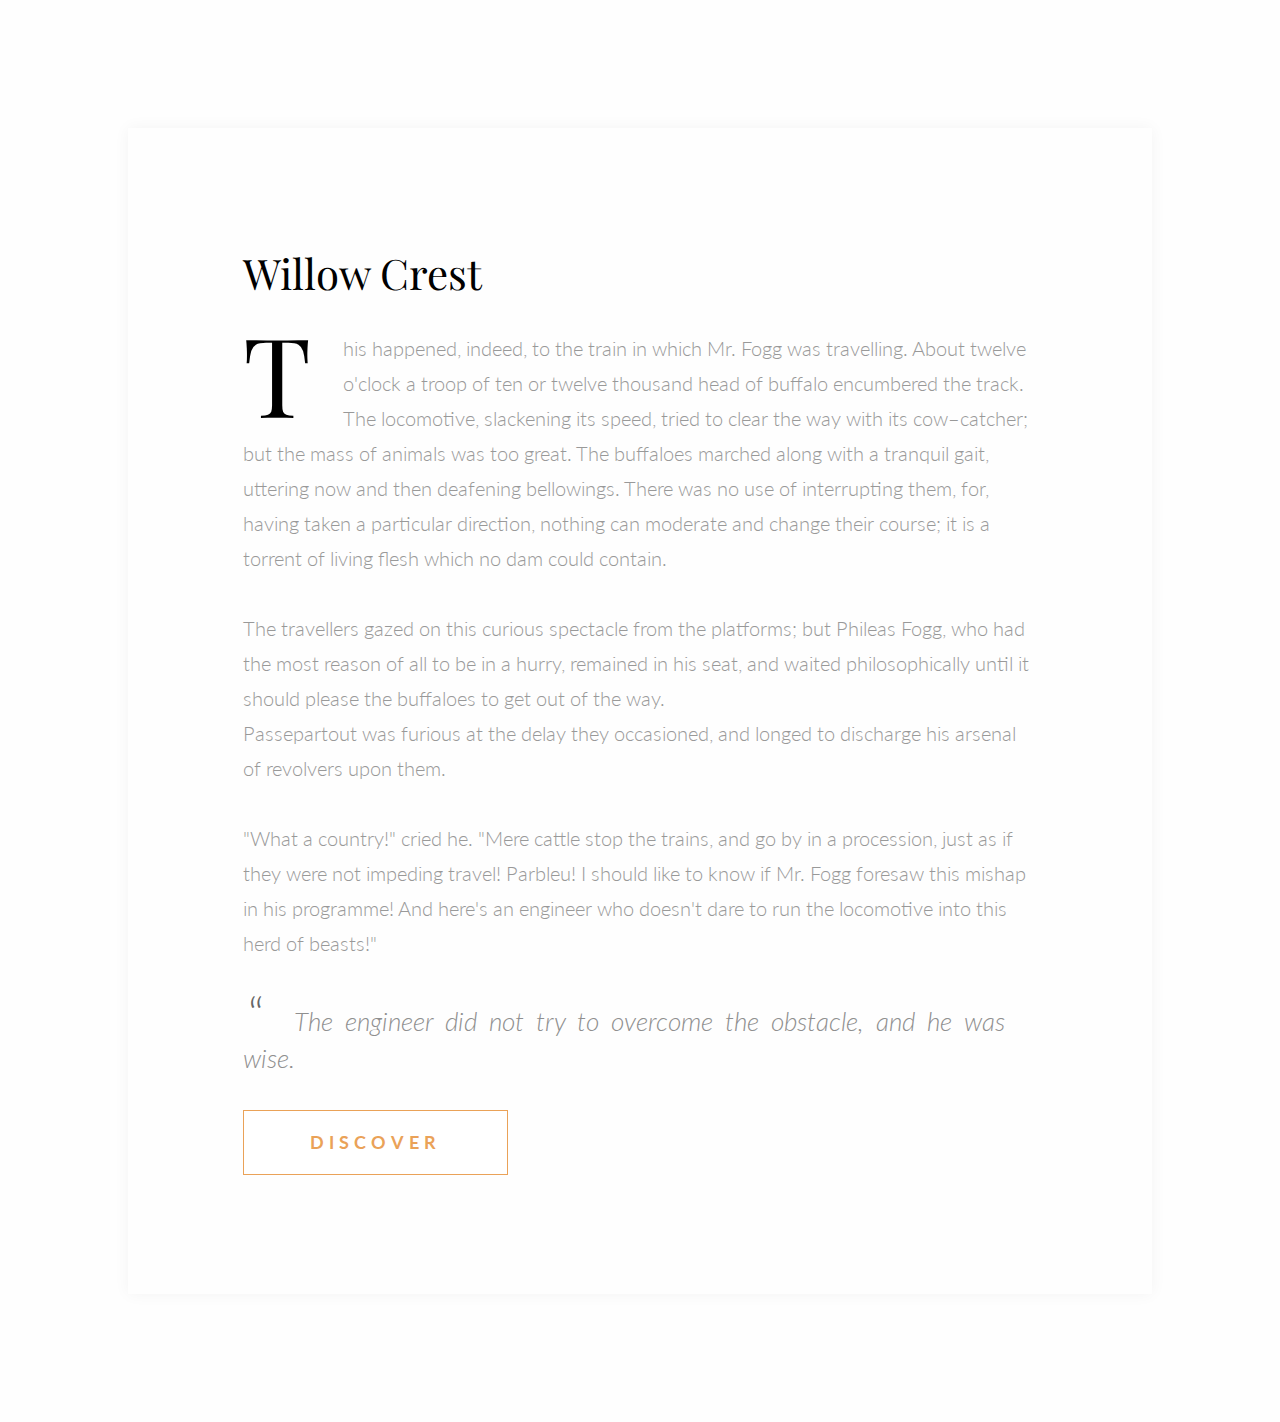
<file: text1/index.html>
<!DOCTYPE html>
<html lang="en">
<head>
  <meta charset="UTF-8">
  <meta name="viewport" content="width=device-width, initial-scale=1.0">
  <meta http-equiv="X-UA-Compatible" content="ie=edge">
  <link href="https://fonts.googleapis.com/css?family=Lato:300,700|Playfair+Display&display=swap" rel="stylesheet">
  <link rel="stylesheet" href="./css/reset.css">
  <link rel="stylesheet" href="./css/style.css">
  <title>Document</title>
</head>
<body>
  <div class="mainer">
    <div class="title">
      Willow Crest
    </div>
    <main> 
      This happened, indeed, to the train in which Mr. Fogg was travelling. About twelve o'clock a troop of ten or twelve thousand head of buffalo encumbered the track. The locomotive, slackening its speed, tried to clear the way with its cow–catcher; but the mass of animals was too great. The buffaloes marched along with a tranquil gait, uttering now and then deafening
      bellowings. There was no use of interrupting them, for, having taken a particular direction, nothing can moderate and change their course; it is a torrent of living flesh which no dam could contain.
   <br>
   <br>
     The travellers gazed on this curious spectacle from the platforms; but Phileas Fogg, who had the most reason of all to be in a hurry, remained in his seat,  and waited philosophically until it should please the buffaloes to get out of the way.
   <br>  Passepartout was furious at the delay they occasioned, and longed to discharge his arsenal of revolvers upon them.
     <br>
     <br>
     "What a country!" cried he. "Mere cattle stop the trains, and go by in a procession, just as if they were not impeding travel! Parbleu! I should like to know if Mr. Fogg foresaw this mishap in his programme! And here's an engineer who doesn't dare to run the locomotive into this herd of beasts!"
     <br>
     <br>
     <span style="font-size: 47px; color: #666666;">“</span>  
      <span class="comment">The engineer did not try to overcome the obstacle, and he was wise.</span>
     
    </main>
    <button>Discover</button>
  </div>
</body>
</html>
</file>
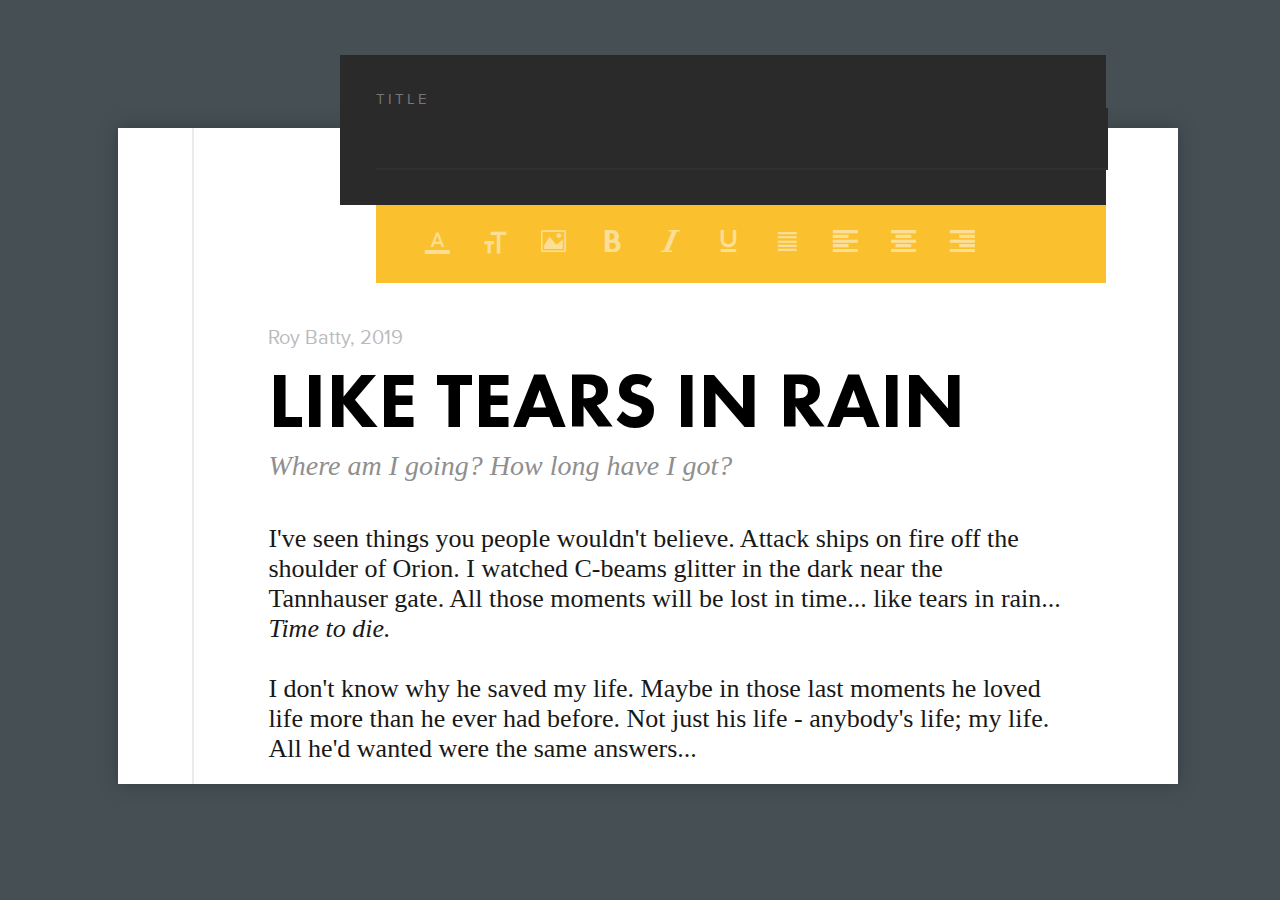
<file: text2/index.html>
<!DOCTYPE html>
<html lang="en">

<head>
  <meta charset="UTF-8">
  <meta name="viewport" content="width=device-width, initial-scale=1.0">
  <meta http-equiv="X-UA-Compatible" content="ie=edge">
  <link href="https://fonts.googleapis.com/css?family=Playfair+Display&display=swap" rel="stylesheet">
  <link rel="stylesheet" href="./css/reset.css">
  <link rel="stylesheet" href="./css/style.css">
  <title>Document</title>
</head>

<body>

  <div class="mainer">
    <div class="border">
      <div class="work-with-text">
        <div class="search-title">
          <p>TITLE</p>
          <input type="text" class="search">
        </div>
        <div class="text-editor">
          <ul>
            <li><label> <input type="checkbox"> <span class="icon-format_color_text"></span> </label></li>
            <li><label><input type="checkbox"> <span class="icon-font-size"></span></label> </li>
            <li><label><input type="checkbox"> <span class="icon-image"></span></label> </li>
            <li><label><input type="checkbox"> <span class="icon-bold"></span></label> </li>
            <li><label><input type="checkbox"> <span class="icon-ictali"></span></label></li>
            <li><label><input type="checkbox"> <span class="icon-underline"></span></label></li>
            <li><label><input type="checkbox"> <span class="icon-format_align_justify"></span></label></li>
            <li><label><input type="checkbox"> <span class="icon-paragraph-left"></span></label></li>
            <li><label><input type="checkbox"> <span class="icon-paragraph-center"></span></label></li>
            <li><label><input type="checkbox"> <span class="icon-paragraph-right"></span></label></li>
          </ul>
        </div>
      </div>

      <div class="author">
        Roy Batty, 2019
      </div>
      <div class="title">
        Like Tears in Rain
      </div>
      <span>
        Where am I going? How long have I got?
      </span>
      <br>
      <br>
      <br>
      <br>
      <span class="text">
        I've seen things you people wouldn't believe. Attack ships on fire off the shoulder of Orion. I watched C-beams
        glitter in the dark near the Tannhauser gate. All those moments will be lost in time... like tears in rain...
        <i>Time to die.</i>
        <br>
        <br>
        I don't know why he saved my life. Maybe in those last moments he loved life more than he ever had before. Not
        just his life - anybody's life; my life. All he'd wanted were the same answers...
      </span>
    </div>
  </div>
</body>

</html>
</file>
<file: text1/css/style.css>
.mainer {
  max-width: 1400px;
  color: #999999;
  font-family: 'Lato', sans-serif;
  font-weight: 300;
  font-size: 20px;
  padding-left: 9%;
    padding-top: 10%;
    padding-right: 9%;
  box-sizing: border-box;
  line-height: 35px;

  margin: 10%;
  box-shadow: 0 0 15px #f4f4f4;
}
.title{
  font-size: 42px;
  font-family: 'Playfair Display', serif;
  padding-bottom: 40px;
  
}
main:first-letter{
  font-size: 110px;
  font-family: 'Playfair Display', serif;
  color: black;
  display: block;
  float: left;
  margin-right: 4%;
  margin-top: 3%;
  margin-bottom: 3%;
}



.comment{
  font-size: 26px; 
  font-style: italic;
  color: #8f8f8f;
  word-spacing: 5px;
  padding-left: 25px;
 
}
span{
  padding-left: 5px;
}
button{
  width: 265px;
  height: 65px;
  background-color: white;
  border: 1px solid #eaa258;
  color: #eaa258;
  font-weight: bold;
  font-size: 18px;
  text-transform: uppercase;
 letter-spacing: 5px;
 font-family: 'Lato', sans-serif;
 margin-top: 4%;
 margin-bottom: 15%;
}
button:hover{
  background-color: hsl(30, 83%, 51%);
  color: white;
}
body{
  background-color: #fefefe;
  width: 100%;
  margin: 0 auto;
 
}
</file>
<file: text2/css/style.css>
@font-face{
  font-family: 'ProximaNova';
  font-style: normal;
  font-weight: normal;
  src: url('../font/proxima_nova_regular-webfont.woff'),
  url('../font/proxima_nova_regular-webfont.woff2');
}
@font-face{
  font-family: 'FuturaPT';
  font-style: normal;;
  font-weight: 900;
  src: url('../font/FuturaPT-Heavy.ttf'),
  url('../font/FuturaPT-Heavy.woff');
}
@font-face{
  font-family: 'Icomoon';
  font-style: normal;
  font-weight: normal;
  src: url(../font/icomoon.woff),
  url(../font/icomoon.ttf);
}
.mainer{
  max-width: 1060px;
  background-color: white;
  margin: 0 auto;
  margin-top: 10%;
  box-sizing: border-box;  
  box-shadow: 0 0 15px #333d42;
}
body{
  background-color: #464f54;
}
.author{
  color: #bababa;
  font-size: 20px;
  padding-top: 25%;
  font-family: 'ProximaNova';

}
span{
  color: #8f8f8f;
  font-size: 28px;
  font-style: italic;
  font-family: Georgia, 'Times New Roman', Times, serif;
}
.title{
  font-size: 78px;
  text-transform: uppercase;
  font-family: 'FuturaPT';
  overflow-wrap: break-word;
}
.text{
  font-size: 26px;
  font-style: normal;
  color: #181818;
  text-align: justify;
}
.border{
  border-left: 2px solid #e8eced;
  margin-left: 7%;
  padding-right: 11%;
  padding-left: 7%;
  padding-bottom: 20px;

}
.search-title{
  background-color: #2a2a2a;
  height: 150px;
  width: 100%;
  padding-left: 6%;
  padding-right: 20%;
  margin-top: -73px;
}
.work-with-text{
 
  padding-left: 9%;
  float: left;
  padding-bottom: 5%;
}
.text-editor{ 
  width: 100%;
  height: 78px;
  background-color: #fbc02d;
  margin-left: 6%;
  padding-right: 20%;    
}
.search{
  border: none;
  border-bottom: 2px solid #303030;
  background-color: #2a2a2a;
  width: 100%;
  height: 35%; 
  color: #fefefe;
  font-family: 'Playfair Display', serif;
  font-size: 48px;
  padding-right: 20%;
  padding-bottom: 1%;
}
.search:focus{
  outline: none;
}
.icon-format_color_text:before {
  content: "\e900";
}
.icon-format_align_justify:before {
  content: "\e901";
}
.icon-image:before {
  content: "\e90d";
}
.icon-bold:before {
  content: "\ea62";
}
.icon-underline:before {
  content: "\ea63";
}
.icon-ictali:before {
  content: "\ea64";
}
.icon-paragraph-left:before {
  content: "\ea77";
}
.icon-paragraph-center:before {
  content: "\ea78";
}
.icon-paragraph-right:before {
  content: "\ea79";
}
.icon-font-size:before {
  content: "\ea61";
}
ul{
  display: flex;
  list-style: none;
  margin: 0;
  width: 100%;
  padding-top: 4%;
  padding-left: 25px;
}
.icon-ictali,
.icon-format_color_text,
.icon-format_align_justify,
.icon-image,.icon-bold,
.icon-underline,
.icon-paragraph-left,
.icon-paragraph-center,
.icon-paragraph-right,
.icon-font-size
{
  font-family: "Icomoon";
  font-size: 25px;
  color: #fdfdfd;
}
li{
  padding-right: 10px;
  padding-bottom: 13px;
}

input[type="checkbox"]:checked +span{
  opacity:1; 
}
 p{
  color: white;
  padding-top: 35px;
  font-size: 15px;
  color: #777777;
  font-family: 'ProximaNova';
  letter-spacing: 3px;
 }
 input[type="checkbox"]{
   visibility: hidden;
 }
 span[class*="icon"]{
  opacity: 0.5;
  font-style: normal;
 }
</file>
